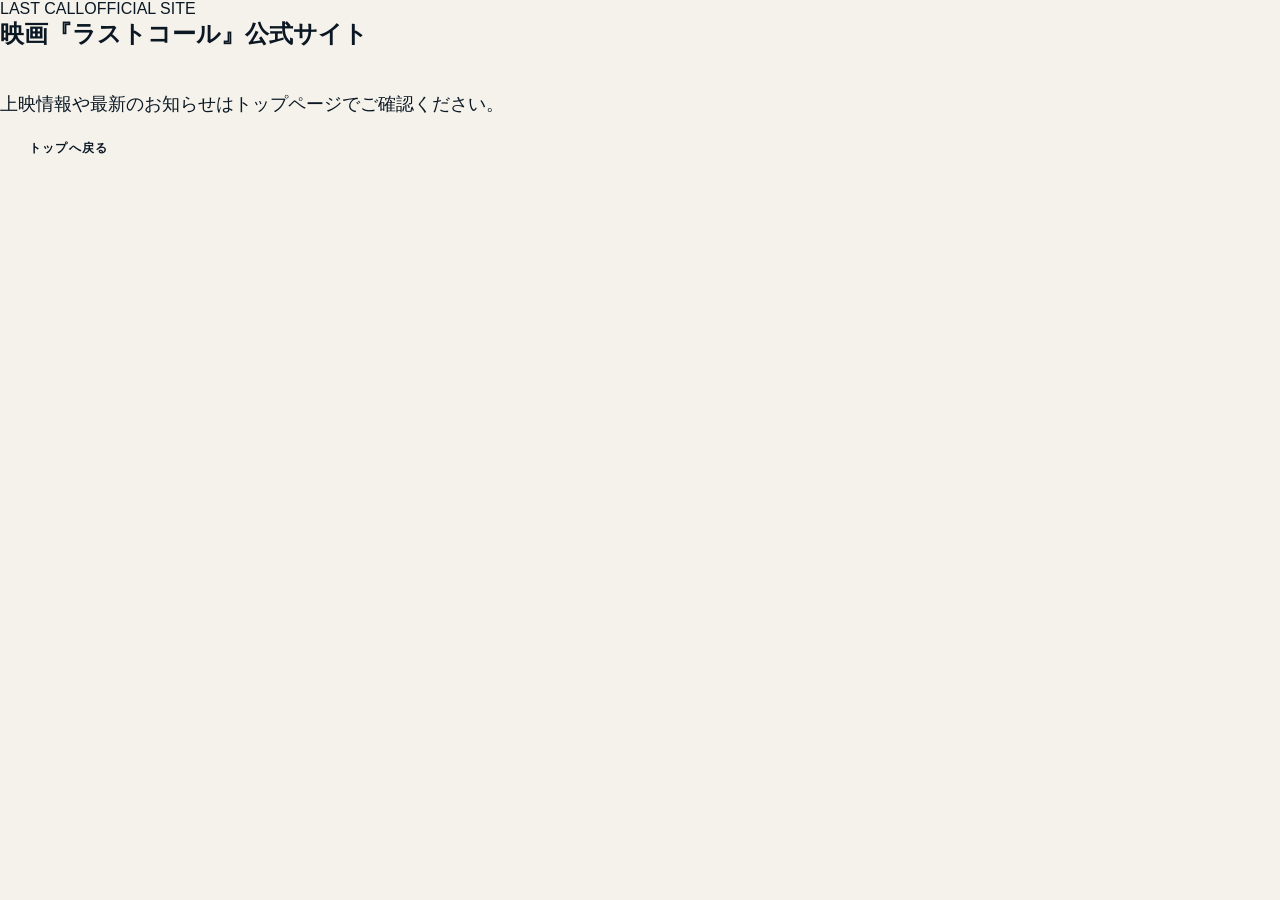
<file: thanks.html>
<!doctype html>
<html lang="ja">
  <head>
    <meta charset="utf-8" />
    <meta name="viewport" content="width=device-width, initial-scale=1" />
    <meta name="robots" content="noindex,follow" />
    <title>映画『ラストコール』公式サイト</title>
    <link rel="canonical" href="https://last-call-movie.vercel.app/" />
    <link rel="icon" href="/favicon.svg" type="image/svg+xml" />
    <link rel="stylesheet" href="/styles.css" />
  </head>
  <body>
    <main class="thanks-page">
      <section class="thanks-panel" aria-labelledby="thanks-title">
        <p class="eyebrow"><span>LAST CALL</span>OFFICIAL SITE</p>
        <h1 id="thanks-title">映画『ラストコール』公式サイト</h1>
        <p class="lead">
          上映情報や最新のお知らせはトップページでご確認ください。
        </p>
        <a class="button" href="/">トップへ戻る</a>
      </section>
    </main>
  </body>
</html>
</file>
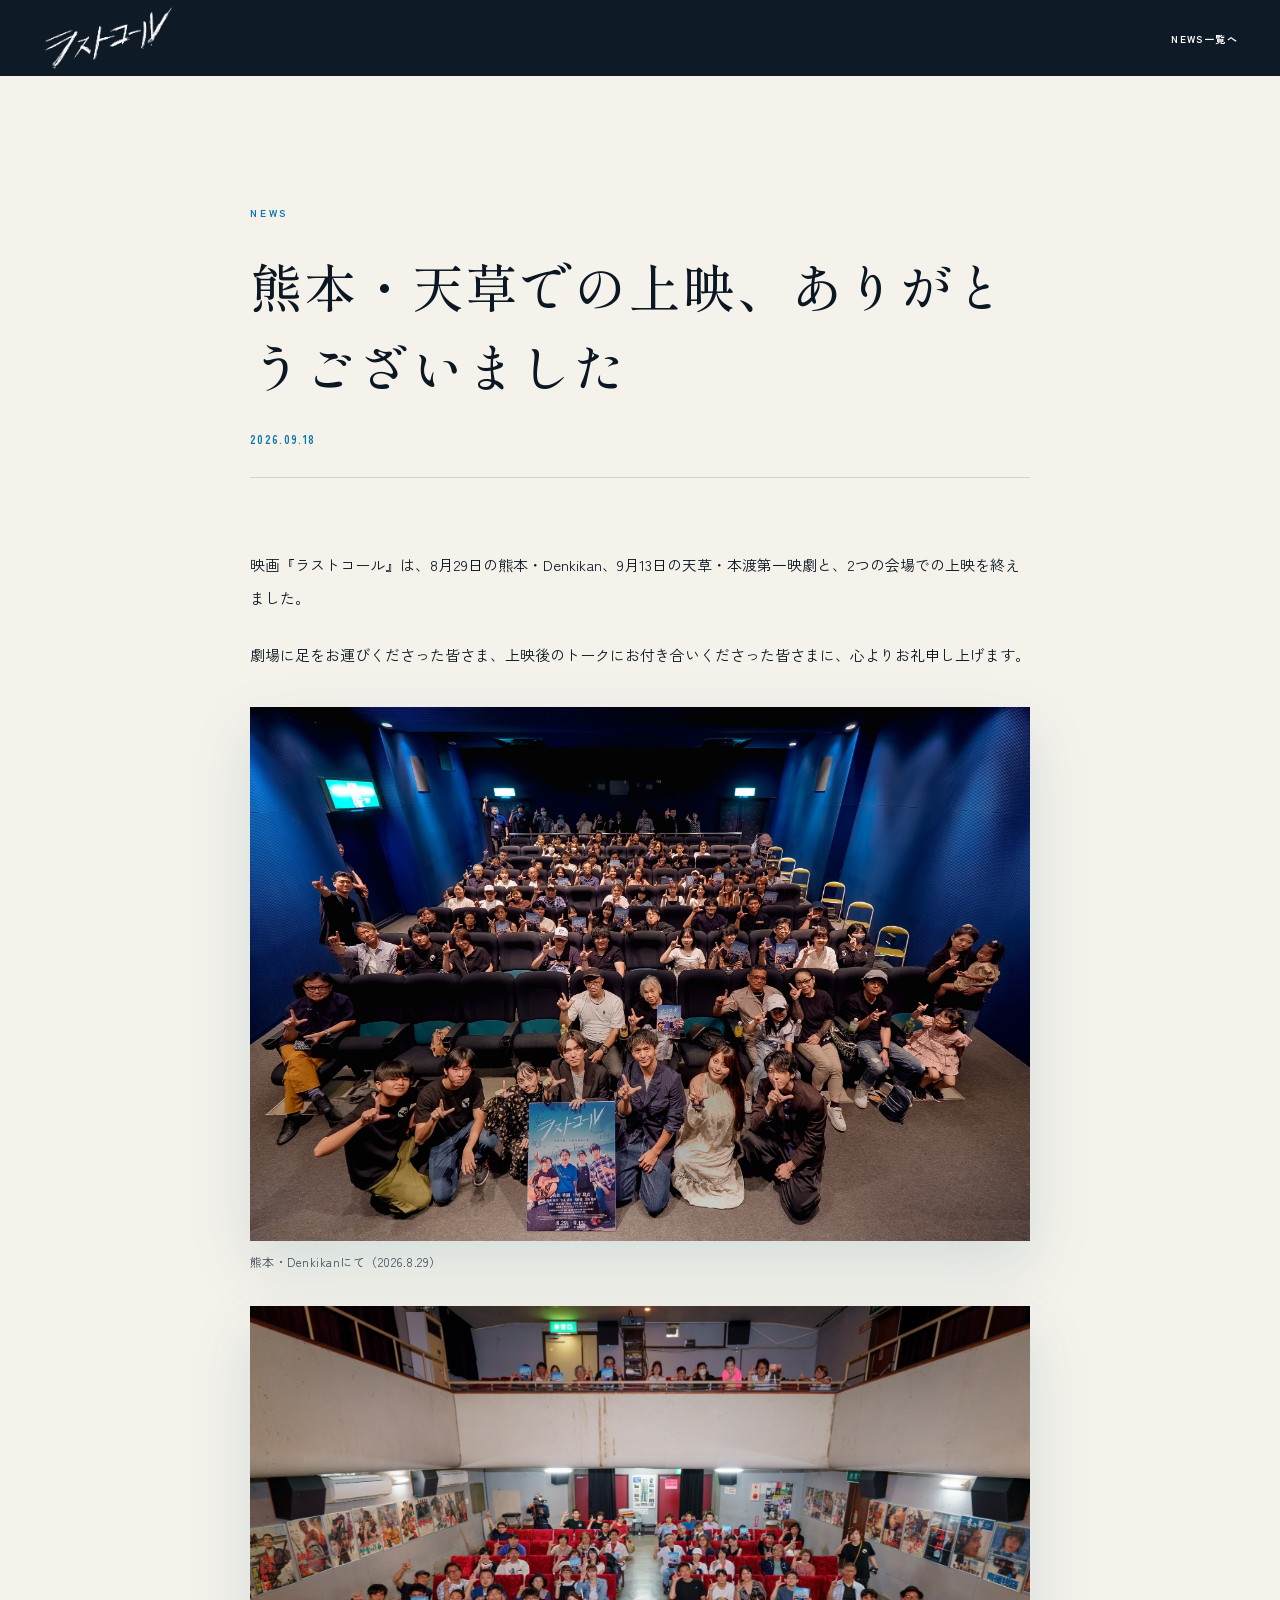
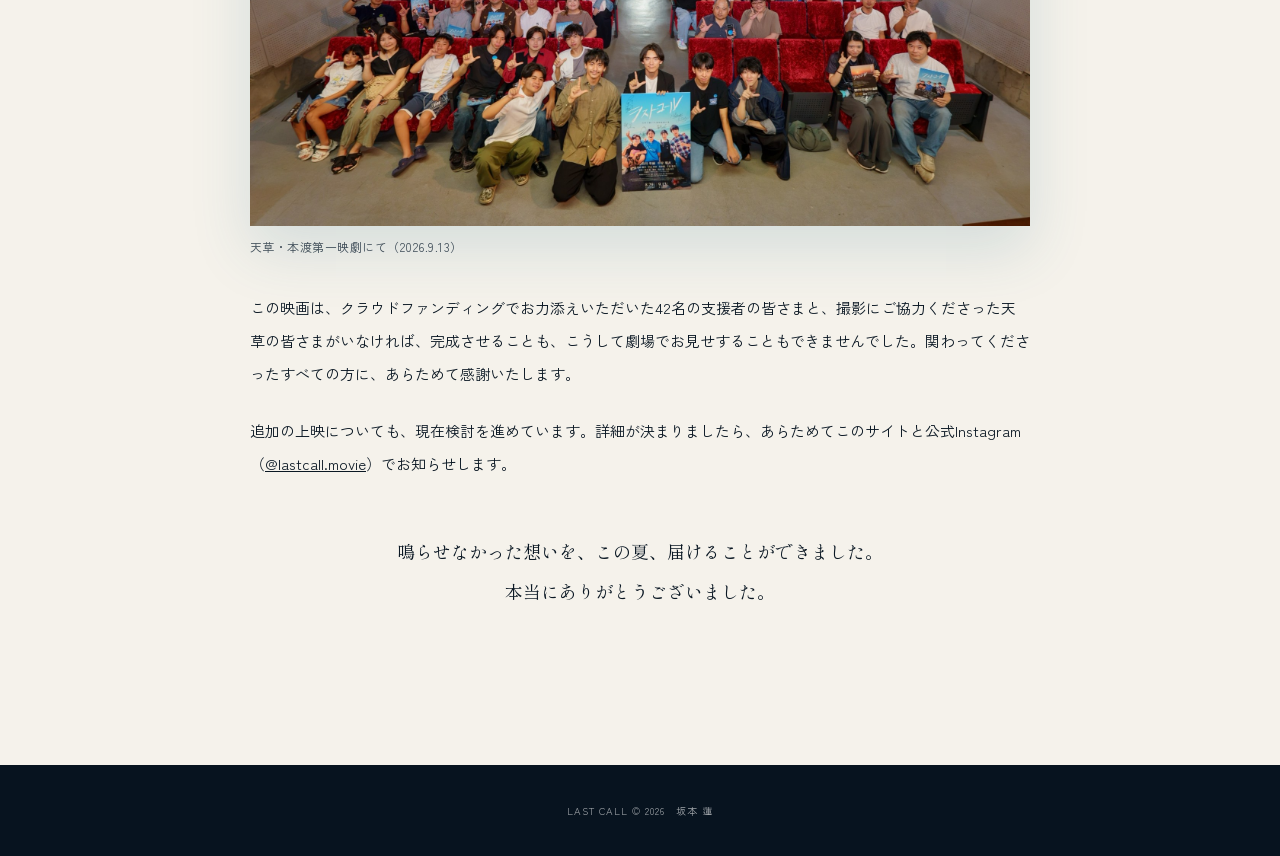
<file: news/all-screenings-completed.html>
<!doctype html>
<html lang="ja">
  <head>
    <meta charset="utf-8" />
    <meta name="viewport" content="width=device-width, initial-scale=1" />
    <meta name="theme-color" content="#07131f" />
    <meta
      name="description"
      content="映画『ラストコール』、熊本・天草での上映にご来場・ご支援いただいた皆さまへのお礼のご報告です。次の上映情報は決まり次第お知らせします。"
    />
    <title>熊本・天草での上映、ありがとうございました｜映画『ラストコール』</title>
    <link rel="canonical" href="https://last-call-movie.vercel.app/news/all-screenings-completed.html" />
    <link rel="icon" href="/favicon.svg" type="image/svg+xml" />
    <meta property="og:type" content="article" />
    <meta property="og:site_name" content="映画『ラストコール』" />
    <meta property="og:title" content="熊本・天草での上映、ありがとうございました" />
    <meta
      property="og:description"
      content="8月29日の熊本・Denkikanから9月13日の天草・本渡第一映劇まで、ご来場くださった皆さまへ、心よりお礼申し上げます。"
    />
    <meta property="og:url" content="https://last-call-movie.vercel.app/news/all-screenings-completed.html" />
    <meta property="og:image" content="https://last-call-movie.vercel.app/img/ogp.jpg" />
    <meta property="og:locale" content="ja_JP" />
    <meta name="twitter:card" content="summary_large_image" />
    <link rel="preconnect" href="https://fonts.googleapis.com" />
    <link rel="preconnect" href="https://fonts.gstatic.com" crossorigin />
    <link
      href="https://fonts.googleapis.com/css2?family=Shippori+Mincho:wght@400;500;600;700;800&family=Zen+Kaku+Gothic+New:wght@300;400;500;700;900&display=swap"
      rel="stylesheet"
    />
    <link rel="stylesheet" href="/styles.css" />
    <script src="/assets/analytics.js"></script>
  </head>
  <body class="news-article-page">
    <header class="site-header article-header">
      <a class="site-brand" href="/" aria-label="ラストコール トップへ">
        <img src="/img/last-call-logo.png" alt="ラストコール" />
      </a>
      <a class="article-back" href="/#news">NEWS一覧へ</a>
    </header>

    <main>
      <article class="news-article">
        <p class="news-article-label">News</p>
        <h1>熊本・天草での上映、ありがとうございました</h1>
        <time class="news-article-date" datetime="2026-09-18">2026.09.18</time>

        <div class="news-article-body">
          <p>映画『ラストコール』は、8月29日の熊本・Denkikan、9月13日の天草・本渡第一映劇と、2つの会場での上映を終えました。</p>
          <p>劇場に足をお運びくださった皆さま、上映後のトークにお付き合いくださった皆さまに、心よりお礼申し上げます。</p>

          <figure class="news-article-photo">
            <img src="/img/screening-kumamoto-audience.jpg" alt="熊本・Denkikanでの上映後、客席に集まったキャスト・スタッフと観客の皆さん" loading="lazy" />
            <figcaption>熊本・Denkikanにて（2026.8.29）</figcaption>
          </figure>

          <figure class="news-article-photo">
            <img src="/img/screening-amakusa-audience.jpg" alt="天草・本渡第一映劇での上映後、客席に集まったキャスト・スタッフと観客の皆さん" loading="lazy" />
            <figcaption>天草・本渡第一映劇にて（2026.9.13）</figcaption>
          </figure>

          <p>この映画は、クラウドファンディングでお力添えいただいた42名の支援者の皆さまと、撮影にご協力くださった天草の皆さまがいなければ、完成させることも、こうして劇場でお見せすることもできませんでした。関わってくださったすべての方に、あらためて感謝いたします。</p>
          <p>追加の上映についても、現在検討を進めています。詳細が決まりましたら、あらためてこのサイトと公式Instagram（<a href="https://www.instagram.com/lastcall.movie/" target="_blank" rel="noopener">@lastcall.movie</a>）でお知らせします。</p>

          <p class="news-article-closing">鳴らせなかった想いを、この夏、届けることができました。<br />本当にありがとうございました。</p>
        </div>
      </article>
    </main>

    <footer class="news-article-footer">
      <p>LAST CALL © 2026　坂本 蓮</p>
    </footer>
  </body>
</html>
</file>
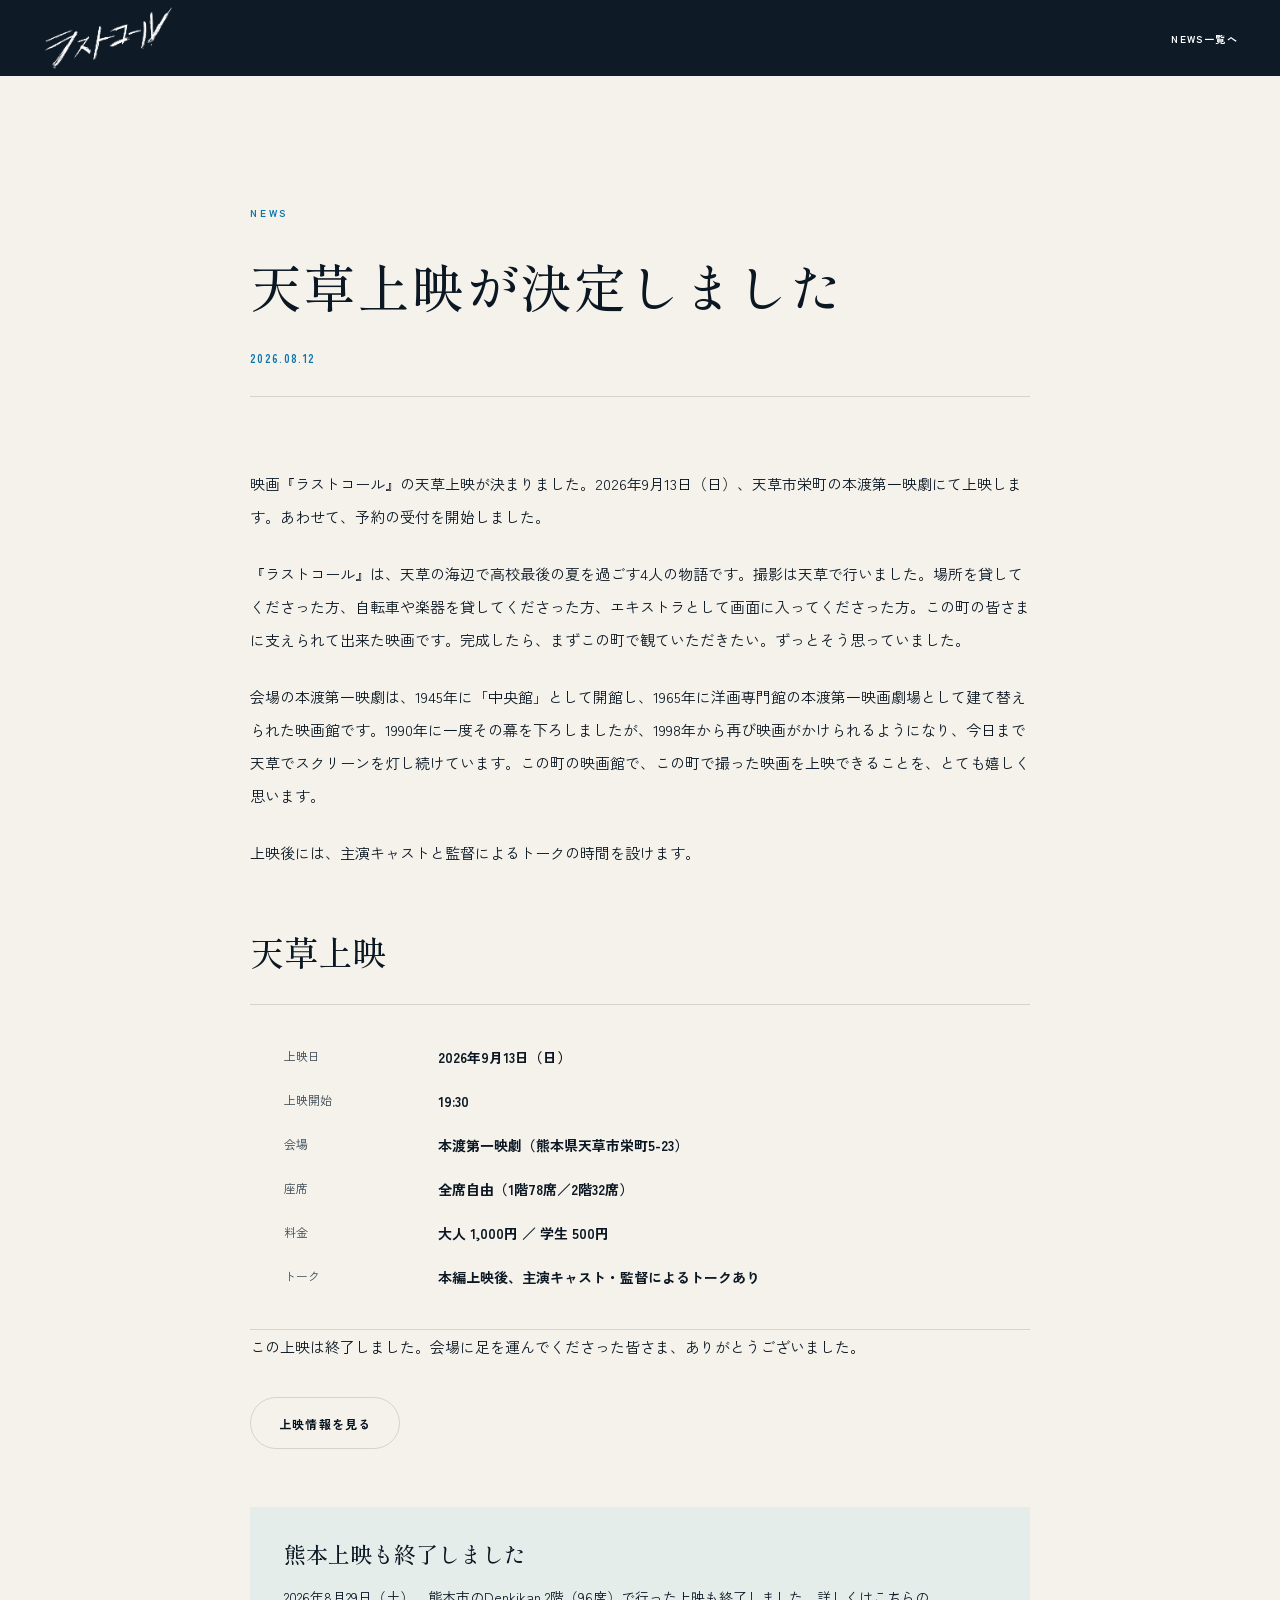
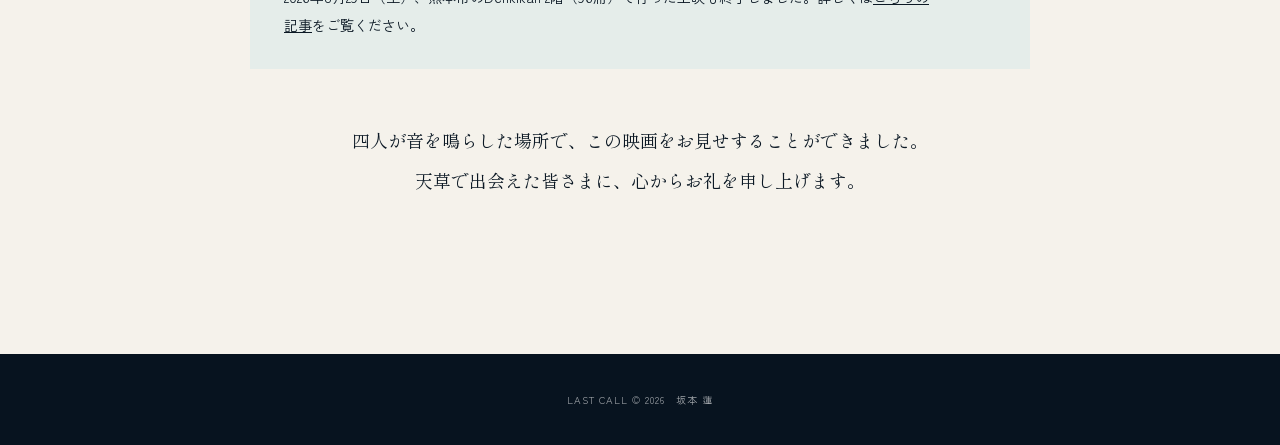
<file: news/amakusa-screening.html>
<!doctype html>
<html lang="ja">
  <head>
    <meta charset="utf-8" />
    <meta name="viewport" content="width=device-width, initial-scale=1" />
    <meta name="theme-color" content="#07131f" />
    <meta
      name="description"
      content="映画『ラストコール』天草上映（2026年9月13日）のお知らせ。上映は終了しました。ご来場いただいた皆さま、ありがとうございました。"
    />
    <title>天草上映が決定しました｜映画『ラストコール』</title>
    <link rel="canonical" href="https://last-call-movie.vercel.app/news/amakusa-screening.html" />
    <link rel="icon" href="/favicon.svg" type="image/svg+xml" />
    <meta property="og:type" content="article" />
    <meta property="og:site_name" content="映画『ラストコール』" />
    <meta property="og:title" content="天草上映が決定しました" />
    <meta
      property="og:description"
      content="2026年9月13日（日）19:30より、天草市の本渡第一映劇にて上映。撮影した町で、この映画をお見せします。"
    />
    <meta property="og:url" content="https://last-call-movie.vercel.app/news/amakusa-screening.html" />
    <meta property="og:image" content="https://last-call-movie.vercel.app/img/ogp.jpg" />
    <meta property="og:locale" content="ja_JP" />
    <meta name="twitter:card" content="summary_large_image" />
    <link rel="preconnect" href="https://fonts.googleapis.com" />
    <link rel="preconnect" href="https://fonts.gstatic.com" crossorigin />
    <link
      href="https://fonts.googleapis.com/css2?family=Shippori+Mincho:wght@400;500;600;700;800&family=Zen+Kaku+Gothic+New:wght@300;400;500;700;900&display=swap"
      rel="stylesheet"
    />
    <link rel="stylesheet" href="/styles.css" />
    <script src="/assets/analytics.js"></script>
  </head>
  <body class="news-article-page">
    <header class="site-header article-header">
      <a class="site-brand" href="/" aria-label="ラストコール トップへ">
        <img src="/img/last-call-logo.png" alt="ラストコール" />
      </a>
      <a class="article-back" href="/#news">NEWS一覧へ</a>
    </header>

    <main>
      <article class="news-article">
        <p class="news-article-label">News</p>
        <h1>天草上映が決定しました</h1>
        <time class="news-article-date" datetime="2026-08-12">2026.08.12</time>

        <div class="news-article-body">
          <p>映画『ラストコール』の天草上映が決まりました。2026年9月13日（日）、天草市栄町の本渡第一映劇にて上映します。あわせて、予約の受付を開始しました。</p>
          <p>『ラストコール』は、天草の海辺で高校最後の夏を過ごす4人の物語です。撮影は天草で行いました。場所を貸してくださった方、自転車や楽器を貸してくださった方、エキストラとして画面に入ってくださった方。この町の皆さまに支えられて出来た映画です。完成したら、まずこの町で観ていただきたい。ずっとそう思っていました。</p>
          <p>会場の本渡第一映劇は、1945年に「中央館」として開館し、1965年に洋画専門館の本渡第一映画劇場として建て替えられた映画館です。1990年に一度その幕を下ろしましたが、1998年から再び映画がかけられるようになり、今日まで天草でスクリーンを灯し続けています。この町の映画館で、この町で撮った映画を上映できることを、とても嬉しく思います。</p>
          <p>上映後には、主演キャストと監督によるトークの時間を設けます。</p>

          <h2>天草上映</h2>
          <div class="news-screening-info">
            <dl>
              <div><dt>上映日</dt><dd>2026年9月13日（日）</dd></div>
              <div><dt>上映開始</dt><dd>19:30</dd></div>
              <div><dt>会場</dt><dd>本渡第一映劇（熊本県天草市栄町5-23）</dd></div>
              <div><dt>座席</dt><dd>全席自由（1階78席／2階32席）</dd></div>
              <div><dt>料金</dt><dd>大人 1,000円 ／ 学生 500円</dd></div>
              <div><dt>トーク</dt><dd>本編上映後、主演キャスト・監督によるトークあり</dd></div>
            </dl>
          </div>

          <p>この上映は終了しました。会場に足を運んでくださった皆さま、ありがとうございました。</p>
          <div class="news-article-actions">
            <a class="button button-outline button-dark" href="/#screening">上映情報を見る</a>
          </div>

          <aside class="news-article-note">
            <h2>熊本上映も終了しました</h2>
            <p>2026年8月29日（土）、熊本市のDenkikan 2階（96席）で行った上映も終了しました。詳しくは<a href="/news/official-site-and-kumamoto-reservation.html">こちらの記事</a>をご覧ください。</p>
          </aside>

          <p class="news-article-closing">四人が音を鳴らした場所で、この映画をお見せすることができました。<br />天草で出会えた皆さまに、心からお礼を申し上げます。</p>
        </div>
      </article>
    </main>

    <footer class="news-article-footer">
      <p>LAST CALL © 2026　坂本 蓮</p>
    </footer>
  </body>
</html>
</file>
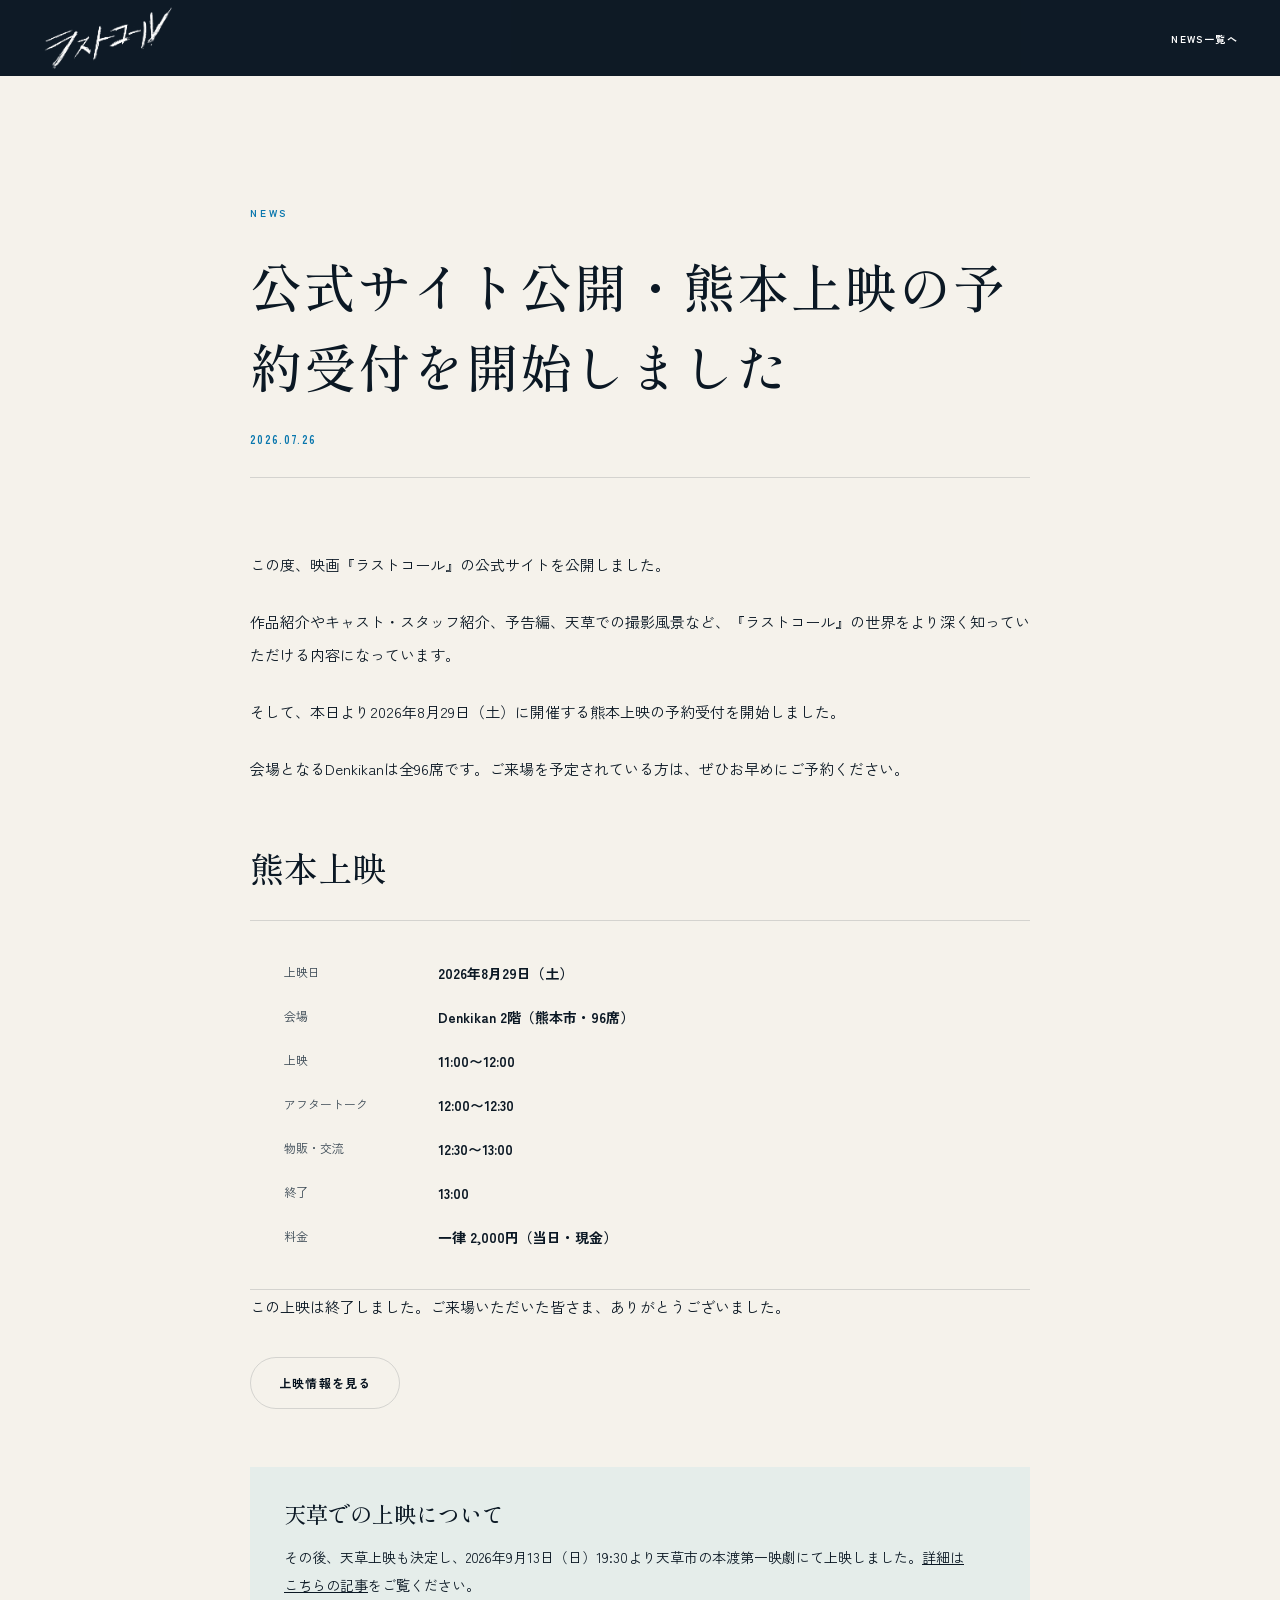
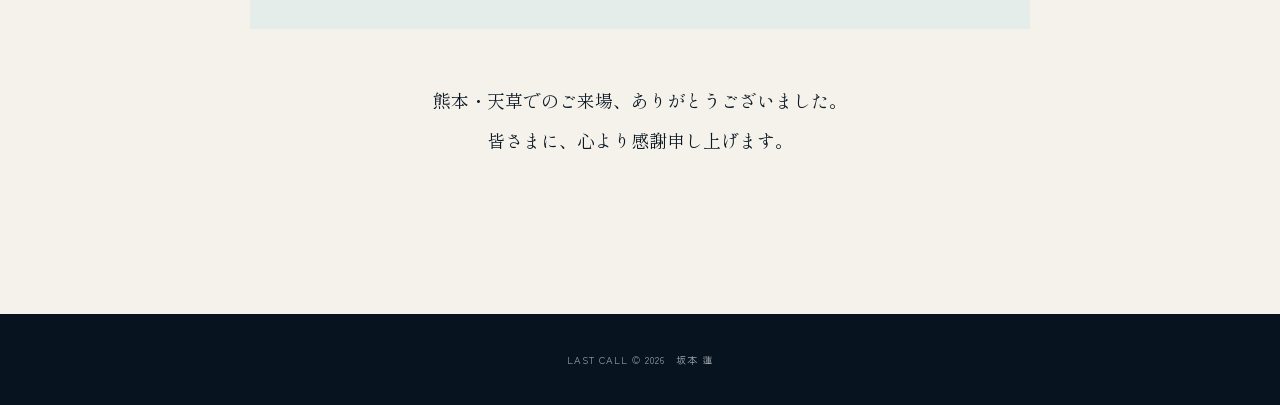
<file: news/official-site-and-kumamoto-reservation.html>
<!doctype html>
<html lang="ja">
  <head>
    <meta charset="utf-8" />
    <meta name="viewport" content="width=device-width, initial-scale=1" />
    <meta name="theme-color" content="#07131f" />
    <meta
      name="description"
      content="映画『ラストコール』公式サイト公開と、2026年8月29日（土）熊本・Denkikan上映の予約受付開始のお知らせ。"
    />
    <title>公式サイト公開・熊本上映の予約受付を開始しました｜映画『ラストコール』</title>
    <link rel="canonical" href="https://last-call-movie.vercel.app/news/official-site-and-kumamoto-reservation.html" />
    <link rel="icon" href="/favicon.svg" type="image/svg+xml" />
    <meta property="og:type" content="article" />
    <meta property="og:site_name" content="映画『ラストコール』" />
    <meta property="og:title" content="公式サイト公開・熊本上映の予約受付を開始しました" />
    <meta
      property="og:description"
      content="2026年8月29日（土）熊本・Denkikan上映の予約受付を開始しました。会場は全96席です。"
    />
    <meta property="og:url" content="https://last-call-movie.vercel.app/news/official-site-and-kumamoto-reservation.html" />
    <meta property="og:image" content="https://last-call-movie.vercel.app/img/ogp.jpg" />
    <meta property="og:locale" content="ja_JP" />
    <meta name="twitter:card" content="summary_large_image" />
    <link rel="preconnect" href="https://fonts.googleapis.com" />
    <link rel="preconnect" href="https://fonts.gstatic.com" crossorigin />
    <link
      href="https://fonts.googleapis.com/css2?family=Shippori+Mincho:wght@400;500;600;700;800&family=Zen+Kaku+Gothic+New:wght@300;400;500;700;900&display=swap"
      rel="stylesheet"
    />
    <link rel="stylesheet" href="/styles.css" />
    <script src="/assets/analytics.js"></script>
  </head>
  <body class="news-article-page">
    <header class="site-header article-header">
      <a class="site-brand" href="/" aria-label="ラストコール トップへ">
        <img src="/img/last-call-logo.png" alt="ラストコール" />
      </a>
      <a class="article-back" href="/#news">NEWS一覧へ</a>
    </header>

    <main>
      <article class="news-article">
        <p class="news-article-label">News</p>
        <h1>公式サイト公開・熊本上映の予約受付を開始しました</h1>
        <time class="news-article-date" datetime="2026-07-26">2026.07.26</time>

        <div class="news-article-body">
          <p>この度、映画『ラストコール』の公式サイトを公開しました。</p>
          <p>作品紹介やキャスト・スタッフ紹介、予告編、天草での撮影風景など、『ラストコール』の世界をより深く知っていただける内容になっています。</p>
          <p>そして、本日より2026年8月29日（土）に開催する熊本上映の予約受付を開始しました。</p>
          <p>会場となるDenkikanは全96席です。ご来場を予定されている方は、ぜひお早めにご予約ください。</p>

          <h2>熊本上映</h2>
          <div class="news-screening-info">
            <dl>
              <div><dt>上映日</dt><dd>2026年8月29日（土）</dd></div>
              <div><dt>会場</dt><dd>Denkikan 2階（熊本市・96席）</dd></div>
              <div><dt>上映</dt><dd>11:00〜12:00</dd></div>
              <div><dt>アフタートーク</dt><dd>12:00〜12:30</dd></div>
              <div><dt>物販・交流</dt><dd>12:30〜13:00</dd></div>
              <div><dt>終了</dt><dd>13:00</dd></div>
              <div><dt>料金</dt><dd>一律 2,000円（当日・現金）</dd></div>
            </dl>
          </div>

          <p>この上映は終了しました。ご来場いただいた皆さま、ありがとうございました。</p>
          <div class="news-article-actions">
            <a class="button button-outline button-dark" href="/#screening">上映情報を見る</a>
          </div>

          <aside class="news-article-note">
            <h2>天草での上映について</h2>
            <p>その後、天草上映も決定し、2026年9月13日（日）19:30より天草市の本渡第一映劇にて上映しました。<a href="/news/amakusa-screening.html">詳細はこちらの記事</a>をご覧ください。</p>
          </aside>

          <p class="news-article-closing">熊本・天草でのご来場、ありがとうございました。<br />皆さまに、心より感謝申し上げます。</p>
        </div>
      </article>
    </main>

    <footer class="news-article-footer">
      <p>LAST CALL © 2026　坂本 蓮</p>
    </footer>
  </body>
</html>
</file>
<file: styles.css>
:root {
  color-scheme: light;
  --paper: #f5f2eb;
  --paper-bright: #fbfaf6;
  --ink: #0b1824;
  --ink-soft: #3d4b56;
  --navy: #07131f;
  --navy-2: #0d2436;
  --blue: #18a8df;
  --blue-deep: #0876ad;
  --sand: #d8c6a2;
  --line: rgba(11, 24, 36, 0.14);
  --white-line: rgba(255, 255, 255, 0.16);
  --content: min(1180px, calc(100% - 96px));
  --serif: "Shippori Mincho", serif;
  --sans: "Zen Kaku Gothic New", sans-serif;
}

*,
*::before,
*::after {
  box-sizing: border-box;
}

html {
  scroll-behavior: smooth;
  scroll-padding-top: 84px;
  background: var(--paper);
}

body {
  margin: 0;
  overflow-x: hidden;
  background: var(--paper);
  color: var(--ink);
  font-family: var(--sans);
  -webkit-font-smoothing: antialiased;
}

body.modal-open {
  overflow: hidden;
}

button,
a {
  -webkit-tap-highlight-color: transparent;
}

/* 日本語の折り返しを自然にする。
   auto-phrase = 文節で改行する／pretty = 最終行に1〜2文字だけ残さない */
p,
h1,
h2,
h3,
dd,
figcaption,
.lead,
.display-title,
.cast-card p,
.venue-access-note {
  word-break: auto-phrase;
  text-wrap: pretty;
}

button,
input,
textarea,
select {
  font: inherit;
}

img {
  display: block;
  max-width: 100%;
}

a {
  color: inherit;
}

figure,
h1,
h2,
h3,
p,
dl,
dd {
  margin: 0;
}

.sr-only {
  position: absolute;
  width: 1px;
  height: 1px;
  padding: 0;
  margin: -1px;
  overflow: hidden;
  clip: rect(0, 0, 0, 0);
  white-space: nowrap;
  border: 0;
}

.progress {
  position: fixed;
  inset: 0 auto auto 0;
  z-index: 200;
  width: 0;
  height: 3px;
  background: linear-gradient(90deg, var(--blue), #8ce6ff);
  box-shadow: 0 0 12px rgba(24, 168, 223, 0.6);
}

.site-header {
  position: fixed;
  inset: 0 0 auto;
  z-index: 100;
  display: flex;
  align-items: center;
  justify-content: space-between;
  min-height: 76px;
  padding: 0 42px;
  color: #fff;
  transition: background 0.35s ease, min-height 0.35s ease, box-shadow 0.35s ease;
}

.site-header.scrolled,
.site-header.open {
  min-height: 68px;
  background: rgba(7, 19, 31, 0.94);
  box-shadow: 0 10px 32px rgba(0, 0, 0, 0.18);
  backdrop-filter: blur(16px);
}

.site-brand {
  position: relative;
  z-index: 2;
  display: block;
  width: 132px;
}

.site-brand img {
  width: 100%;
  filter: brightness(0) invert(1);
}

.site-nav {
  display: flex;
  align-items: center;
  gap: 30px;
}

.site-nav a {
  position: relative;
  color: #fff;
  font-size: 11px;
  font-weight: 700;
  letter-spacing: 0.15em;
  text-decoration: none;
  text-transform: uppercase;
}

.site-nav a:not(.nav-ticket)::after {
  content: "";
  position: absolute;
  right: 0;
  bottom: -8px;
  left: 0;
  height: 1px;
  background: var(--blue);
  transform: scaleX(0);
  transform-origin: right;
  transition: transform 0.25s ease;
}

.site-nav a:hover::after {
  transform: scaleX(1);
  transform-origin: left;
}

.nav-ticket {
  display: inline-flex;
  align-items: center;
  min-height: 40px;
  padding: 0 20px;
  border: 1px solid rgba(255, 255, 255, 0.55);
  border-radius: 999px;
  transition: background 0.25s ease, border-color 0.25s ease;
}

.nav-ticket:hover {
  border-color: var(--blue);
  background: var(--blue);
}

.menu-button {
  display: none;
  border: 0;
  background: transparent;
  color: #fff;
}

.hero {
  position: relative;
  display: flex;
  align-items: flex-end;
  min-height: 100svh;
  overflow: hidden;
  color: #fff;
  background: var(--navy);
}

.hero-photo,
.hero-shade {
  position: absolute;
  inset: 0;
}

.hero-photo {
  background: url("/img/hero-desktop.jpg") center 50% / cover no-repeat;
  animation: hero-enter 1.6s cubic-bezier(0.22, 1, 0.36, 1) both;
}

@keyframes hero-enter {
  from { opacity: 0.45; transform: scale(1.045); }
  to { opacity: 1; transform: scale(1); }
}

.hero-shade {
  background:
    linear-gradient(90deg, rgba(4, 14, 24, 0.84) 0%, rgba(4, 14, 24, 0.38) 42%, rgba(4, 14, 24, 0.06) 72%),
    linear-gradient(0deg, rgba(4, 14, 24, 0.76) 0%, transparent 43%, rgba(4, 14, 24, 0.22) 100%);
}

.hero-content {
  position: relative;
  z-index: 2;
  width: min(720px, calc(100% - 96px));
  margin: 0 0 clamp(72px, 10vh, 112px) max(48px, calc((100vw - 1180px) / 2));
}

.hero-kicker {
  margin-bottom: 22px;
  color: rgba(255, 255, 255, 0.72);
  font-size: 10px;
  font-weight: 700;
  letter-spacing: 0.32em;
}

.hero-title-logo {
  width: clamp(310px, 38vw, 560px);
  filter: brightness(0) invert(1) drop-shadow(0 8px 24px rgba(0, 0, 0, 0.25));
}

.hero h1 {
  margin-top: 22px;
  font-family: var(--serif);
  font-size: clamp(20px, 2.1vw, 30px);
  font-weight: 500;
  letter-spacing: 0.08em;
  line-height: 1.85;
  text-shadow: 0 4px 18px rgba(0, 0, 0, 0.45);
}

.hero-copy-line {
  display: block;
  white-space: nowrap;
}

.hero-release {
  display: flex;
  flex-direction: column;
  align-items: flex-start;
  gap: 6px;
  margin-top: 28px;
}

.hero-release p:first-child {
  display: flex;
  align-items: baseline;
  gap: 9px;
}

.hero-release strong {
  font-family: var(--serif);
  font-size: clamp(27px, 3.2vw, 44px);
  font-weight: 600;
  letter-spacing: 0.02em;
}

.hero-release span,
.hero-release p:last-child {
  padding-bottom: 6px;
  font-size: 12px;
  font-weight: 700;
  letter-spacing: 0.14em;
}

.hero-actions {
  display: flex;
  align-items: center;
  gap: 28px;
  margin-top: 28px;
}

.button {
  display: inline-flex;
  align-items: center;
  justify-content: center;
  min-height: 52px;
  padding: 0 28px;
  border: 1px solid transparent;
  border-radius: 999px;
  cursor: pointer;
  font-size: 12px;
  font-weight: 700;
  letter-spacing: 0.1em;
  text-decoration: none;
  transition: transform 0.2s ease, background 0.2s ease, color 0.2s ease;
}

.button:hover {
  transform: translateY(-2px);
}

.button-primary {
  background: var(--blue);
  color: #fff;
}

.button-primary:hover {
  background: #25b9ef;
}

.button-outline {
  border-color: rgba(255, 255, 255, 0.45);
  color: #fff;
}

.button-light {
  background: #fff;
  color: var(--navy);
}

.text-button {
  display: inline-flex;
  align-items: center;
  gap: 11px;
  padding: 0;
  border: 0;
  background: transparent;
  color: #fff;
  cursor: pointer;
  font-size: 12px;
  font-weight: 700;
  letter-spacing: 0.1em;
  text-decoration: none;
}

.play-icon {
  display: grid;
  width: 42px;
  height: 42px;
  place-items: center;
  border: 1px solid rgba(255, 255, 255, 0.65);
  border-radius: 50%;
  font-size: 10px;
}

.countdown {
  position: absolute;
  right: max(48px, calc((100vw - 1180px) / 2));
  bottom: clamp(76px, 10vh, 116px);
  z-index: 2;
  display: grid;
  grid-template-columns: auto auto;
  grid-template-rows: auto auto;
  column-gap: 12px;
  align-items: end;
  padding-left: 22px;
  border-left: 1px solid rgba(255, 255, 255, 0.42);
}

.countdown > span {
  grid-column: 1;
  grid-row: 1;
  padding-bottom: 6px;
  font-size: 11px;
  font-weight: 700;
  letter-spacing: 0.12em;
}

.countdown strong {
  grid-column: 2;
  grid-row: 1 / 3;
  font-family: var(--serif);
  font-size: clamp(58px, 7vw, 92px);
  font-weight: 500;
  line-height: 0.85;
}

.countdown small {
  grid-column: 1;
  grid-row: 2;
  color: rgba(255, 255, 255, 0.66);
  font-size: 9px;
  letter-spacing: 0.18em;
}

.scroll-cue {
  position: absolute;
  right: 30px;
  bottom: 26px;
  z-index: 2;
  display: flex;
  flex-direction: column;
  align-items: center;
  gap: 10px;
  color: #fff;
  font-size: 8px;
  letter-spacing: 0.24em;
  text-decoration: none;
}

.scroll-cue i {
  width: 1px;
  height: 38px;
  overflow: hidden;
  background: rgba(255, 255, 255, 0.28);
}

.scroll-cue i::after {
  content: "";
  display: block;
  width: 1px;
  height: 18px;
  background: #fff;
  animation: scroll-line 1.8s ease-in-out infinite;
}

@keyframes scroll-line {
  from { transform: translateY(-20px); }
  to { transform: translateY(40px); }
}

.section {
  width: var(--content);
  margin: 0 auto;
  padding: clamp(92px, 10vw, 150px) 0;
}

.section-label {
  display: flex;
  align-items: center;
  gap: 14px;
  margin-bottom: 42px;
  color: var(--blue-deep);
}

.section-label span {
  font-family: var(--serif);
  font-size: 12px;
}

.section-label span::after {
  content: "";
  display: inline-block;
  width: 34px;
  height: 1px;
  margin: 0 0 3px 14px;
  background: currentColor;
}

.section-label p {
  font-size: 10px;
  font-weight: 700;
  letter-spacing: 0.26em;
  text-transform: uppercase;
}

/* 語句の途中で折り返さず、まとまりごとに改行させるための単位 */
.wrap-unit {
  display: inline-block;
}

/* カラム幅は1180pxで頭打ちになるため、上限を54pxに抑えて<br />の改行位置を保つ */
.display-title {
  font-family: var(--serif);
  font-size: clamp(34px, 4.25vw, 54px);
  font-weight: 500;
  letter-spacing: 0.035em;
  line-height: 1.55;
}

.intro-grid {
  display: grid;
  grid-template-columns: minmax(0, 1.2fr) minmax(320px, 0.8fr);
  gap: clamp(60px, 9vw, 130px);
  align-items: end;
}

.intro-copy,
.story-copy,
.director-message {
  color: var(--ink-soft);
  font-size: 15px;
  line-height: 2.15;
}

.intro-copy p + p,
.story-copy p + p,
.director-message p + p {
  margin-top: 20px;
}

.feature {
  display: grid;
  grid-template-columns: minmax(0, 1.55fr) minmax(340px, 0.65fr);
  gap: 0;
  width: min(1320px, calc(100% - 48px));
  padding-top: 0;
}

.trailer-feature {
  position: relative;
  min-height: 0;
  aspect-ratio: 16 / 9;
  overflow: hidden;
  background: #0b1721;
  box-shadow: 0 24px 70px rgba(7, 19, 31, 0.18);
}

.trailer-feature iframe {
  display: block;
  width: 100%;
  height: 100%;
  border: 0;
}

.screening-summary {
  display: flex;
  flex-direction: column;
  justify-content: center;
  padding: clamp(38px, 5vw, 72px);
  background: var(--navy);
  color: #fff;
}

.summary-kicker {
  color: var(--blue);
  font-size: 9px;
  font-weight: 700;
  letter-spacing: 0.24em;
}

.screening-summary h2 {
  margin-top: 14px;
  font-family: var(--serif);
  font-size: 22px;
  font-weight: 500;
}

.summary-date {
  margin-top: 20px;
  font-family: var(--serif);
  font-size: clamp(34px, 3.6vw, 50px);
  white-space: nowrap;
}

.summary-date small {
  font-family: var(--sans);
  font-size: 10px;
  letter-spacing: 0.14em;
}

.screening-summary dl {
  margin-top: 28px;
  border-top: 1px solid var(--white-line);
}

.screening-summary dl div {
  display: grid;
  grid-template-columns: 74px 1fr;
  gap: 16px;
  padding: 12px 0;
  border-bottom: 1px solid var(--white-line);
  font-size: 12px;
}

.screening-summary dt {
  color: rgba(255, 255, 255, 0.52);
}

.arrow-link {
  display: flex;
  justify-content: space-between;
  margin-top: 28px;
  padding-bottom: 10px;
  border-bottom: 1px solid rgba(255, 255, 255, 0.45);
  font-size: 11px;
  font-weight: 700;
  letter-spacing: 0.1em;
  text-decoration: none;
}

.story {
  width: 100%;
  min-height: clamp(680px, 66vw, 860px);
  padding-right: max(48px, calc((100vw - 1180px) / 2));
  padding-left: max(48px, calc((100vw - 1180px) / 2));
  color: #fff;
  background:
    linear-gradient(90deg, rgba(4, 15, 27, 0.82) 0%, rgba(4, 15, 27, 0.58) 54%, rgba(4, 15, 27, 0.3) 100%),
    linear-gradient(0deg, rgba(4, 15, 27, 0.42), rgba(4, 15, 27, 0.06)),
    url("/img/memory-pair-2.jpg") center 52% / cover no-repeat;
}

.story-grid {
  display: grid;
  grid-template-columns: minmax(0, 1.1fr) minmax(330px, 0.7fr);
  gap: clamp(60px, 10vw, 150px);
}

.story .section-label {
  color: rgba(255, 255, 255, 0.76);
}

.lead {
  margin-top: 36px;
  font-family: var(--serif);
  font-size: 18px;
  line-height: 2;
}

.story .lead {
  color: rgba(255, 255, 255, 0.9);
}

.story-copy {
  padding-top: 18px;
}

.story .story-copy {
  color: rgba(255, 255, 255, 0.82);
}

.director-grid {
  display: grid;
  grid-template-columns: minmax(0, 0.9fr) minmax(360px, 0.7fr);
  gap: clamp(60px, 11vw, 170px);
  align-items: start;
}

.director-name {
  padding: 32px 0 32px 32px;
  border-left: 2px solid var(--blue);
}

.director-photo {
  margin-top: 36px;
  margin-left: 34px;
  overflow: hidden;
  aspect-ratio: 3 / 2;
  box-shadow: 0 24px 56px rgba(43, 112, 139, 0.16);
}

.director-photo img {
  width: 100%;
  height: 100%;
  object-fit: cover;
  object-position: center 32%;
}

.director-name small {
  color: var(--blue-deep);
  font-size: 9px;
  font-weight: 700;
  letter-spacing: 0.2em;
}

.director-name h2 {
  margin-top: 12px;
  font-family: var(--serif);
  font-size: clamp(48px, 6vw, 78px);
  font-weight: 500;
  letter-spacing: 0.12em;
}

.director-message h3 {
  margin-bottom: 26px;
  color: var(--ink);
  font-family: var(--serif);
  font-size: 20px;
  font-weight: 500;
}

.director-lines {
  color: var(--ink);
}

.director-sign {
  margin-top: 32px;
  color: var(--ink);
  font-family: var(--serif);
  font-size: 16px;
  letter-spacing: 0.08em;
  text-align: right;
}

.section-dark {
  position: relative;
  width: 100%;
  padding-right: max(48px, calc((100vw - 1180px) / 2));
  padding-left: max(48px, calc((100vw - 1180px) / 2));
  background: var(--navy);
  color: #fff;
}

.section-dark .section-label {
  color: var(--blue);
}

.cast {
  width: 100%;
  padding-right: max(48px, calc((100vw - 1180px) / 2));
  padding-left: max(48px, calc((100vw - 1180px) / 2));
  background:
    radial-gradient(circle at 82% 8%, rgba(255, 255, 255, 0.96), transparent 32%),
    linear-gradient(145deg, #e7f7fc 0%, #f7fbfc 52%, #dff2f8 100%);
}

.cast .section-label {
  color: var(--blue-deep);
}

.cast-grid {
  display: grid;
  grid-template-columns: repeat(3, minmax(0, 1fr));
  gap: 58px 28px;
  margin-top: 68px;
}

.cast-card {
  position: relative;
}

.cast-photo {
  position: relative;
  aspect-ratio: 3 / 4;
  overflow: hidden;
  background: #d8edf4 center / cover no-repeat;
  box-shadow: 0 20px 50px rgba(43, 112, 139, 0.12);
}

.cast-photo::after {
  content: "";
  position: absolute;
  inset: auto 0 0;
  height: 24%;
  background: linear-gradient(transparent, rgba(16, 83, 109, 0.08));
}

.cast-role {
  display: block;
  margin-top: 18px;
  color: var(--blue-deep);
  font-size: 9px;
  font-weight: 700;
  letter-spacing: 0.18em;
}

.cast-card h3 {
  display: flex;
  align-items: baseline;
  gap: 14px;
  margin-top: 8px;
  font-family: var(--serif);
  font-size: 25px;
  font-weight: 500;
}

.cast-card h3 small {
  color: rgba(11, 24, 36, 0.5);
  font-family: var(--sans);
  font-size: 11px;
  font-weight: 500;
}

.cast-card p {
  margin-top: 12px;
  color: rgba(11, 24, 36, 0.62);
  font-size: 12px;
  line-height: 1.9;
}

.motion-strip {
  position: relative;
  overflow: hidden;
  margin-top: clamp(-72px, -5vw, -40px);
  padding-bottom: clamp(68px, 7vw, 96px);
  background: var(--paper);
}

.motion-strip-heading {
  display: flex;
  align-items: center;
  gap: 16px;
  width: var(--content);
  margin: 0 auto 16px;
  color: var(--blue-deep);
}

.motion-strip-heading::after {
  content: "";
  height: 1px;
  flex: 1;
  background: var(--line);
}

.motion-strip-heading span,
.motion-strip-heading p {
  font-size: 8px;
  font-weight: 700;
  letter-spacing: 0.22em;
}

.motion-strip-heading p {
  color: rgba(11, 24, 36, 0.46);
}

.motion-strip-viewport {
  overflow: hidden;
  -webkit-mask-image: linear-gradient(90deg, transparent, #000 3%, #000 97%, transparent);
  mask-image: linear-gradient(90deg, transparent, #000 3%, #000 97%, transparent);
}

.motion-strip-track {
  --reel-gap: 8px;
  display: flex;
  gap: var(--reel-gap);
  width: max-content;
  animation: motion-strip-scroll 92s linear infinite;
  will-change: transform;
}

.motion-strip-viewport:hover .motion-strip-track {
  animation-play-state: paused;
}

.motion-strip-set {
  display: flex;
  gap: var(--reel-gap);
}

.motion-strip-set figure {
  position: relative;
  width: clamp(190px, 18vw, 270px);
  height: clamp(126px, 12vw, 180px);
  flex: none;
  overflow: hidden;
  background: #d8e9ef;
}

.motion-strip-set figure:nth-child(4n + 2) {
  width: clamp(160px, 15vw, 225px);
}

.motion-strip-set img {
  width: 100%;
  height: 100%;
  object-fit: cover;
  filter: saturate(0.92) contrast(1.01);
  transition: filter 0.35s ease, transform 0.45s ease;
}

.motion-strip-set figure:hover img {
  filter: saturate(1.06) contrast(1);
  transform: scale(1.025);
}

.motion-strip-set figure > span {
  position: absolute;
  right: 8px;
  bottom: 7px;
  display: grid;
  min-width: 25px;
  height: 20px;
  padding: 0 6px;
  place-items: center;
  background: rgba(5, 16, 26, 0.68);
  color: rgba(255, 255, 255, 0.86);
  font-family: var(--serif);
  font-size: 8px;
  letter-spacing: 0.08em;
}

@keyframes motion-strip-scroll {
  to {
    transform: translateX(calc(-50% - (var(--reel-gap) / 2)));
  }
}

/* キャストのInstagramリンク */
.cast-insta {
  display: inline-flex;
  align-items: center;
  gap: 6px;
  margin-top: 12px;
  padding: 6px 14px;
  border: 1px solid var(--line);
  border-radius: 999px;
  color: var(--blue-deep);
  font-size: 10px;
  font-weight: 700;
  letter-spacing: 0.1em;
  text-decoration: none;
  transition: background 0.2s ease, border-color 0.2s ease;
}

.cast-insta::before {
  content: "";
  width: 12px;
  height: 12px;
  flex: none;
  border: 1.4px solid currentColor;
  border-radius: 4px;
  background:
    radial-gradient(circle at 50% 50%, currentColor 0 1.6px, transparent 1.9px),
    radial-gradient(circle at 76% 24%, currentColor 0 0.9px, transparent 1.2px);
}

.cast-insta:hover {
  border-color: var(--blue);
  background: rgba(24, 168, 223, 0.08);
}

.gallery-section {
  width: min(1380px, calc(100% - 48px));
}

.gallery-heading {
  display: flex;
  align-items: end;
  justify-content: space-between;
  gap: 40px;
  width: min(1180px, 100%);
  margin: 0 auto 52px;
}

.gallery-heading > p {
  padding-bottom: 15px;
  color: var(--ink-soft);
  font-size: 13px;
  letter-spacing: 0.06em;
}

.gallery-section > .section-label {
  width: min(1180px, 100%);
  margin-right: auto;
  margin-left: auto;
}

.gallery {
  display: grid;
  grid-template-columns: repeat(12, 1fr);
  grid-auto-rows: clamp(150px, 16vw, 240px);
  gap: 12px;
}

.gallery-item {
  position: relative;
  grid-column: span 4;
  overflow: hidden;
  padding: 0;
  border: 0;
  background: var(--navy) center / cover no-repeat;
  cursor: zoom-in;
}

.gallery-item.wide {
  grid-column: span 8;
}

.gallery-item::after {
  content: "+";
  position: absolute;
  right: 16px;
  bottom: 16px;
  display: grid;
  width: 34px;
  height: 34px;
  place-items: center;
  border-radius: 50%;
  background: rgba(255, 255, 255, 0.88);
  color: var(--navy);
  font-size: 18px;
  opacity: 0;
  transform: translateY(8px);
  transition: opacity 0.25s ease, transform 0.25s ease;
}

.gallery-item:hover::after {
  opacity: 1;
  transform: none;
}

.production-grid {
  display: grid;
  grid-template-columns: minmax(0, 1.1fr) minmax(380px, 0.9fr);
  gap: clamp(54px, 8vw, 110px);
  align-items: start;
}

.production-visual {
  position: sticky;
  top: 100px;
  height: min(70vh, 720px);
  overflow: hidden;
}

.production-visual img {
  width: 100%;
  height: 100%;
  object-fit: cover;
}

.journal-list {
  border-top: 1px solid var(--line);
}

.journal-list article {
  display: grid;
  grid-template-columns: 48px 1fr;
  gap: 20px;
  padding: 28px 0;
  border-bottom: 1px solid var(--line);
}

.journal-list article > span {
  color: var(--blue-deep);
  font-family: var(--serif);
  font-size: 13px;
}

.journal-list h3 {
  font-family: var(--serif);
  font-size: 19px;
  font-weight: 500;
}

.journal-list p {
  margin-top: 10px;
  color: var(--ink-soft);
  font-size: 13px;
  line-height: 1.9;
}

.location {
  width: 100%;
  padding-right: 0;
  padding-left: 0;
  background: #e8edf0;
}

.location > .section-label,
.location-heading {
  width: var(--content);
  margin-right: auto;
  margin-left: auto;
}

.location-heading {
  display: flex;
  align-items: end;
  justify-content: space-between;
  gap: 40px;
  margin-bottom: 54px;
}

.location-heading > p {
  padding-bottom: 14px;
  color: var(--ink-soft);
  font-size: 14px;
  line-height: 1.9;
}

.location-grid {
  display: grid;
  grid-template-columns: repeat(4, 1fr);
  gap: 2px;
}

.location-grid figure {
  position: relative;
  aspect-ratio: 3 / 4;
  overflow: hidden;
  background: var(--navy);
}

.location-grid img {
  width: 100%;
  height: 100%;
  object-fit: cover;
  filter: saturate(0.85);
  transition: transform 0.6s ease, filter 0.6s ease;
}

.location-grid figure:hover img {
  transform: scale(1.035);
  filter: saturate(1.05);
}

.location-grid figcaption {
  position: absolute;
  right: 18px;
  bottom: 16px;
  left: 18px;
  color: #fff;
  font-size: 12px;
  font-weight: 700;
  letter-spacing: 0.08em;
  text-shadow: 0 2px 14px rgba(0, 0, 0, 0.7);
}

.credits-grid {
  display: grid;
  grid-template-columns: 0.75fr 1.25fr;
  gap: clamp(60px, 11vw, 150px);
}

.credits-grid h2 {
  margin-bottom: 30px;
  font-family: var(--serif);
  font-size: 34px;
  font-weight: 500;
}

.credits-grid .credits-subheading {
  margin-top: 54px;
}

.credits-grid dl {
  border-top: 1px solid var(--white-line);
}

.credits-grid dl div {
  display: grid;
  grid-template-columns: minmax(140px, 0.8fr) minmax(0, 1.2fr);
  gap: 24px;
  padding: 18px 0;
  border-bottom: 1px solid var(--white-line);
  font-size: 12px;
  line-height: 1.8;
}

.credits-grid dt {
  color: rgba(255, 255, 255, 0.45);
}

.credits-grid dd {
  color: rgba(255, 255, 255, 0.83);
}

/* Special Thanks（支援者ウォール・順不同） */
.thanks-wall {
  margin-top: clamp(48px, 7vw, 90px);
  padding-top: clamp(40px, 6vw, 64px);
  border-top: 1px solid var(--white-line);
}

.thanks-wall h3 {
  font-family: var(--serif);
  font-size: clamp(22px, 3vw, 30px);
  font-weight: 500;
  color: #fff;
}

.thanks-note {
  margin-top: 10px;
  color: rgba(255, 255, 255, 0.45);
  font-size: 12px;
  letter-spacing: 0.04em;
}

.thanks-names {
  max-width: 960px;
  margin-top: 24px;
  color: rgba(255, 255, 255, 0.78);
  font-size: 13px;
  line-height: 2.2;
  letter-spacing: 0.02em;
  word-break: break-word;
}

.screening {
  width: min(1000px, calc(100% - 96px));
}

/* 会場アクセス（Googleマップ埋め込み） */
.venue-access {
  margin-top: 30px;
}

.venue-access-label {
  margin-bottom: 12px;
  color: rgba(11, 24, 36, 0.5);
  font-size: 10px;
  font-weight: 700;
  letter-spacing: 0.24em;
}

.venue-access iframe {
  display: block;
  width: 100%;
  height: 260px;
  border: 0;
  border-radius: 10px;
  box-shadow: 0 16px 40px rgba(7, 19, 31, 0.14);
}

.venue-access-note {
  margin-top: 14px;
  color: var(--ink-soft);
  font-size: 12px;
  line-height: 1.95;
}

.venue-access .button {
  margin-top: 16px;
}

/* 明るい背景の上に置く outline ボタン */
.button-dark {
  border-color: var(--line);
  color: var(--navy);
}

.button-dark:hover {
  border-color: var(--blue);
  color: var(--blue-deep);
}

/* ── 上映一覧（折りたたみ） ──
   上映が増えても一覧で見渡せるよう <details> で畳む。
   閉じた行だけで「いつ・どこで・終わったか」が読めることを最優先にする。 */
.screening-list {
  margin-top: 56px;
  border-top: 1px solid var(--line);
}

.screening-item {
  border-bottom: 1px solid var(--line);
}

.screening-item > summary {
  display: flex;
  align-items: center;
  gap: clamp(14px, 2.2vw, 26px);
  padding: clamp(20px, 2.6vw, 30px) 4px;
  cursor: pointer;
  list-style: none;
  transition: background 0.3s ease;
}

/* Safari の既定マーカーを消す */
.screening-item > summary::-webkit-details-marker {
  display: none;
}

.screening-item > summary:hover {
  background: rgba(11, 24, 36, 0.03);
}

.screening-item > summary:focus-visible {
  outline: 2px solid var(--blue-deep);
  outline-offset: -2px;
}

.si-status {
  flex-shrink: 0;
  min-width: 84px;
  padding: 7px 12px;
  border-radius: 100px;
  font-size: 11px;
  font-weight: 700;
  letter-spacing: 0.1em;
  text-align: center;
}

.si-status-open {
  background: var(--blue-deep);
  color: #fff;
}

.si-status-ended {
  background: rgba(11, 24, 36, 0.07);
  color: rgba(11, 24, 36, 0.55);
}

.si-main {
  display: flex;
  flex-wrap: wrap;
  align-items: baseline;
  gap: 4px 20px;
  min-width: 0;
  margin: 0;
  font-weight: 500;
}

.si-date {
  font-family: var(--serif);
  font-size: clamp(26px, 3.4vw, 40px);
  line-height: 1.05;
  white-space: nowrap;
}

.si-date small {
  margin-left: 8px;
  font-family: var(--sans);
  font-size: 10px;
  letter-spacing: 0.18em;
}

.si-venue {
  font-family: var(--serif);
  font-size: clamp(15px, 1.8vw, 20px);
  letter-spacing: 0.08em;
}

/* 終了した回は主役ではないことが一目で分かるよう色を落とす */
.screening-item:has(.si-status-ended) .si-main {
  color: rgba(11, 24, 36, 0.5);
}

.si-toggle {
  flex-shrink: 0;
  width: 11px;
  height: 11px;
  margin-left: auto;
  margin-right: 6px;
  border-right: 1.5px solid var(--ink-soft);
  border-bottom: 1.5px solid var(--ink-soft);
  transform: translateY(-3px) rotate(45deg);
  transition: transform 0.3s ease;
}

.screening-item[open] .si-toggle {
  transform: translateY(2px) rotate(-135deg);
}

.screening-body {
  padding-bottom: clamp(26px, 3.4vw, 46px);
}

.si-kicker {
  color: var(--blue-deep);
  font-size: 9px;
  font-weight: 700;
  letter-spacing: 0.24em;
}

.screening-body .ticket {
  margin-top: 18px;
}

.ticket {
  display: grid;
  grid-template-columns: 1fr 180px;
  margin-top: 56px;
  background: var(--navy);
  color: #fff;
  box-shadow: 0 30px 80px rgba(7, 19, 31, 0.2);
}

.ticket-main {
  padding: clamp(38px, 6vw, 68px);
}

.ticket dl {
  border-top: 1px solid var(--white-line);
}

.ticket dl div {
  display: grid;
  grid-template-columns: 130px 1fr;
  gap: 24px;
  padding: 16px 0;
  border-bottom: 1px solid var(--white-line);
  font-size: 14px;
}

.ticket dt {
  color: rgba(255, 255, 255, 0.48);
}

.ticket dd {
  font-weight: 700;
}

.button-row {
  display: flex;
  flex-wrap: wrap;
  gap: 12px;
  margin-top: 32px;
}

/* 終了した上映の案内。予約導線を外した跡に置くため .button-row と余白を揃える */
.ticket-ended {
  margin-top: 32px;
  color: rgba(255, 255, 255, 0.62);
  font-size: 13px;
  line-height: 1.9;
}

.ticket-stub {
  display: flex;
  flex-direction: column;
  align-items: center;
  justify-content: center;
  gap: 24px;
  border-left: 1px dashed rgba(255, 255, 255, 0.28);
  background: linear-gradient(180deg, var(--navy-2), #0a5881);
  text-align: center;
}

.ticket-stub span {
  font-size: 9px;
  font-weight: 700;
  letter-spacing: 0.24em;
}

.ticket-stub b {
  font-family: var(--serif);
  font-size: 25px;
  font-weight: 500;
  line-height: 1.45;
  letter-spacing: 0.1em;
}

.news {
  padding-top: clamp(42px, 5vw, 64px);
  padding-bottom: clamp(48px, 6vw, 76px);
}

.news-list {
  border-top: 1px solid var(--line);
}

.news-list article {
  display: grid;
  grid-template-columns: 180px 1fr;
  gap: 32px;
  padding: 22px 0;
  border-bottom: 1px solid var(--line);
}

.news-list time {
  color: var(--blue-deep);
  font-size: 11px;
  font-weight: 700;
  letter-spacing: 0.1em;
}

.news-list p,
.news-list a {
  font-size: 13px;
}

.news-list a {
  display: flex;
  align-items: center;
  justify-content: space-between;
  gap: 24px;
  color: var(--ink);
  text-decoration: none;
  transition: color 0.2s ease;
}

.news-list a:hover {
  color: var(--blue-deep);
}

.news-list a .news-title {
  flex: 1;
  color: inherit;
  font-size: inherit;
}

.news-list a > span[aria-hidden] {
  flex: none;
  color: var(--blue-deep);
  font-size: 16px;
}

.news-article-page {
  min-height: 100vh;
  background: var(--paper);
  color: var(--ink);
}

.article-header {
  background: rgba(7, 19, 31, 0.97);
}

.article-back {
  color: #fff;
  font-size: 10px;
  font-weight: 700;
  letter-spacing: 0.14em;
  text-decoration: none;
}

.news-article {
  width: min(780px, calc(100% - 48px));
  margin: 0 auto;
  padding: clamp(150px, 16vw, 210px) 0 clamp(100px, 12vw, 160px);
}

.news-article-label {
  color: var(--blue-deep);
  font-size: 10px;
  font-weight: 700;
  letter-spacing: 0.28em;
  text-transform: uppercase;
}

.news-article h1 {
  margin-top: 26px;
  font-family: var(--serif);
  font-size: clamp(30px, 5vw, 52px);
  font-weight: 500;
  line-height: 1.55;
  letter-spacing: 0.04em;
  word-break: normal;
  text-wrap: wrap;
}

.news-article-date {
  display: block;
  margin-top: 24px;
  padding-bottom: 30px;
  border-bottom: 1px solid var(--line);
  color: var(--blue-deep);
  font-size: 11px;
  font-weight: 700;
  letter-spacing: 0.12em;
}

.news-article-body {
  padding-top: clamp(44px, 7vw, 70px);
}

.news-article-body > p {
  font-size: 15px;
  line-height: 2.2;
  word-break: normal;
  text-wrap: wrap;
}

.news-article-body > p + p {
  margin-top: 24px;
}

.news-article-body h2 {
  margin-top: 58px;
  font-family: var(--serif);
  font-size: clamp(24px, 4vw, 34px);
  font-weight: 500;
}

.news-article-photo {
  margin: 36px 0;
}

.news-article-photo img {
  width: 100%;
  display: block;
  box-shadow: 0 24px 56px rgba(43, 112, 139, 0.16);
}

.news-article-photo figcaption {
  margin-top: 12px;
  color: var(--ink-soft);
  font-size: 12px;
  letter-spacing: 0.04em;
}

.news-screening-info {
  margin-top: 28px;
  padding: 30px 34px;
  border-top: 1px solid var(--line);
  border-bottom: 1px solid var(--line);
}

.news-screening-info dl div {
  display: grid;
  grid-template-columns: 130px 1fr;
  gap: 24px;
  padding: 12px 0;
}

.news-screening-info dt {
  color: var(--ink-soft);
  font-size: 12px;
}

.news-screening-info dd {
  font-size: 14px;
  font-weight: 700;
}

.news-article-actions {
  display: flex;
  flex-wrap: wrap;
  gap: 12px;
  margin-top: 34px;
}

.news-article-note {
  margin-top: 58px;
  padding: 30px 34px;
  background: rgba(24, 168, 223, 0.07);
}

.news-article-note h2 {
  margin-top: 0;
  font-size: 22px;
}

.news-article-note p {
  margin-top: 14px;
  font-size: 14px;
  line-height: 2;
}

.news-article-closing {
  margin-top: 52px !important;
  font-family: var(--serif);
  font-size: 18px !important;
  text-align: center;
}

.news-article-footer {
  padding: 38px 24px;
  background: var(--navy);
  color: rgba(255, 255, 255, 0.62);
  font-size: 10px;
  letter-spacing: 0.1em;
  text-align: center;
}

.closing {
  position: relative;
  display: grid;
  min-height: 760px;
  place-items: center;
  overflow: hidden;
  color: #fff;
  text-align: center;
}

.closing-photo {
  position: absolute;
  inset: 0;
  background:
    linear-gradient(rgba(6, 19, 31, 0.58), rgba(6, 19, 31, 0.78)),
    url("/img/closing-crowdfunding.jpg") center / cover no-repeat;
}

.closing-content {
  position: relative;
  z-index: 1;
  width: min(860px, calc(100% - 48px));
}

.closing-content > p:first-child {
  color: var(--blue);
  font-size: 9px;
  font-weight: 700;
  letter-spacing: 0.3em;
}

.closing-support {
  display: flex;
  align-items: center;
  justify-content: center;
  gap: clamp(26px, 5vw, 64px);
  margin-top: 42px;
}

.closing-support > span {
  display: flex;
  flex-direction: column;
  align-items: center;
  min-width: 190px;
}

.closing-support strong {
  font-family: var(--serif);
  font-size: clamp(54px, 7vw, 92px);
  font-weight: 500;
  line-height: 1;
  letter-spacing: 0.02em;
}

.closing-support strong em {
  margin-right: 0.08em;
  font-size: 0.78em;
  font-style: normal;
  letter-spacing: 0;
  vertical-align: 0.03em;
}

.closing-support .closing-total strong {
  font-size: clamp(42px, 4.8vw, 62px);
}

.closing-support small {
  margin-top: 12px;
  color: rgba(255, 255, 255, 0.62);
  font-size: 8px;
  font-weight: 700;
  letter-spacing: 0.25em;
}

.closing-support i {
  width: 1px;
  height: 86px;
  background: rgba(255, 255, 255, 0.3);
}

.closing h2 {
  margin-top: 28px;
  font-family: var(--serif);
  font-size: clamp(30px, 4vw, 52px);
  font-weight: 500;
  line-height: 1.65;
}

.closing-copy {
  max-width: 620px;
  margin: 28px auto 0;
  color: rgba(255, 255, 255, 0.68);
  font-size: 13px;
  line-height: 2;
}

.closing .button {
  margin-top: 34px;
}

.footer {
  display: flex;
  align-items: end;
  justify-content: space-between;
  padding: 56px max(48px, calc((100vw - 1180px) / 2));
  background: var(--navy);
  color: rgba(255, 255, 255, 0.48);
}

.footer img {
  width: 170px;
  filter: brightness(0) invert(1);
}

.footer p {
  font-size: 9px;
  line-height: 1.8;
  letter-spacing: 0.08em;
  text-align: right;
}

.to-top {
  position: fixed;
  right: 26px;
  bottom: 26px;
  z-index: 80;
  display: grid;
  width: 46px;
  height: 46px;
  place-items: center;
  border: 1px solid rgba(255, 255, 255, 0.35);
  border-radius: 50%;
  background: rgba(7, 19, 31, 0.86);
  color: #fff;
  cursor: pointer;
  opacity: 0;
  pointer-events: none;
  transform: translateY(8px);
  transition: opacity 0.25s ease, transform 0.25s ease;
  backdrop-filter: blur(8px);
}

.to-top.show {
  opacity: 1;
  pointer-events: auto;
  transform: none;
}

.lightbox {
  position: fixed;
  inset: 0;
  z-index: 300;
  display: grid;
  padding: 40px;
  place-items: center;
}

.lightbox[hidden] {
  display: none;
}

.lightbox-backdrop {
  position: absolute;
  inset: 0;
  padding: 0;
  border: 0;
  background: rgba(3, 10, 16, 0.94);
}

.lightbox-dialog {
  position: relative;
  z-index: 1;
  width: min(1100px, 100%);
}

.lightbox-close {
  position: absolute;
  top: -44px;
  right: 0;
  z-index: 2;
  width: 36px;
  height: 36px;
  padding: 0;
  border: 1px solid rgba(255, 255, 255, 0.4);
  border-radius: 50%;
  background: transparent;
  color: #fff;
  cursor: pointer;
  font-size: 20px;
}

.lightbox-dialog {
  display: grid;
  max-height: calc(100vh - 100px);
  place-items: center;
}

.lightbox-dialog img {
  max-width: 100%;
  max-height: calc(100vh - 100px);
  object-fit: contain;
}

.reveal {
  opacity: 0;
  transform: translateY(28px);
  transition: opacity 0.85s ease, transform 0.85s cubic-bezier(0.22, 1, 0.36, 1);
}

.reveal.in {
  opacity: 1;
  transform: none;
}

@media (max-width: 980px) {
  :root {
    --content: min(100% - 48px, 760px);
  }

  .site-header {
    padding: 0 24px;
  }

  .hero-content {
    width: min(620px, calc(100% - 80px));
    margin-left: 40px;
  }

  .countdown {
    right: 40px;
  }

  .intro-grid,
  .story-grid,
  .director-grid,
  .production-grid {
    grid-template-columns: 1fr;
    gap: 48px;
  }

  .intro-copy,
  .story-copy,
  .director-message {
    max-width: 620px;
  }

  .feature {
    grid-template-columns: 1.2fr 0.8fr;
  }

  .cast-grid {
    grid-template-columns: repeat(2, 1fr);
  }

  .production-visual {
    position: relative;
    top: auto;
    height: 540px;
  }

  .credits-grid {
    grid-template-columns: 1fr;
    gap: 70px;
  }

}

@media (max-width: 760px) {
  p,
  h1,
  h2,
  h3,
  dd,
  figcaption,
  .lead,
  .display-title,
  .cast-card p,
  .venue-access-note {
    word-break: normal;
    line-break: strict;
    text-wrap: wrap;
  }

  :root {
    --content: calc(100% - 40px);
  }

  html {
    scroll-padding-top: 64px;
  }

  .site-header,
  .site-header.scrolled,
  .site-header.open {
    min-height: 62px;
    padding: 0 20px;
  }

  .site-brand {
    width: 108px;
  }

  .menu-button {
    position: relative;
    z-index: 2;
    display: grid;
    gap: 5px;
    width: 38px;
    height: 38px;
    padding: 10px 7px;
  }

  .menu-button > span:not(.sr-only) {
    display: block;
    width: 24px;
    height: 1px;
    background: currentColor;
    transition: transform 0.25s ease, opacity 0.25s ease;
  }

  .site-header.open .menu-button > span:nth-child(1) {
    transform: translateY(6px) rotate(45deg);
  }

  .site-header.open .menu-button > span:nth-child(2) {
    opacity: 0;
  }

  .site-header.open .menu-button > span:nth-child(3) {
    transform: translateY(-6px) rotate(-45deg);
  }

  .site-nav {
    position: absolute;
    inset: 0 0 auto;
    display: flex;
    flex-direction: column;
    align-items: flex-start;
    gap: 0;
    padding: 88px 28px 28px;
    background: rgba(7, 19, 31, 0.98);
    opacity: 0;
    pointer-events: none;
    transform: translateY(-12px);
    transition: opacity 0.25s ease, transform 0.25s ease;
  }

  .site-header.open .site-nav {
    opacity: 1;
    pointer-events: auto;
    transform: none;
  }

  .site-nav a {
    width: 100%;
    padding: 14px 0;
    border-bottom: 1px solid rgba(255, 255, 255, 0.12);
    font-size: 12px;
  }

  .nav-ticket {
    min-height: auto;
    margin-top: 8px;
    padding: 14px 0 !important;
    border: 0;
    border-radius: 0;
    color: var(--blue) !important;
  }

  .hero {
    min-height: 760px;
    align-items: stretch;
  }

  .hero-photo {
    background-image: url("/img/hero-mobile.jpg");
    background-position: center 45%;
  }

  .hero-shade {
    background:
      linear-gradient(180deg, rgba(4, 14, 24, 0.2) 0%, rgba(4, 14, 24, 0.05) 34%, rgba(4, 14, 24, 0.88) 100%),
      linear-gradient(90deg, rgba(4, 14, 24, 0.28), transparent 60%);
  }

  /* スマホは上部の空スペースにタイトルを置き、その他は下部に寄せる */
  .hero-content {
    display: flex;
    flex-direction: column;
    align-items: flex-start;
    width: calc(100% - 40px);
    margin: 0 20px 44px;
    padding-top: 150px;
  }

  .hero-kicker {
    display: none;
  }

  .hero-title-logo {
    order: -1;
    margin: 0 0 auto;
    width: min(76vw, 330px);
  }

  .hero h1 {
    margin-top: 14px;
    font-size: 17px;
    line-height: 1.75;
  }

  .hero-release {
    gap: 14px;
    margin-top: 18px;
  }

  .hero-release strong {
    font-size: 28px;
  }

  .hero-release span,
  .hero-release p:last-child {
    font-size: 10px;
  }

  .hero-actions {
    gap: 20px;
    margin-top: 22px;
  }

  .hero-actions .button {
    min-height: 46px;
    padding: 0 20px;
    font-size: 10px;
  }

  .text-button {
    font-size: 10px;
  }

  .play-icon {
    width: 38px;
    height: 38px;
  }

  .countdown {
    top: 86px;
    right: 18px;
    bottom: auto;
    padding-left: 12px;
  }

  .countdown > span {
    font-size: 9px;
  }

  .countdown strong {
    font-size: 52px;
  }

  .countdown small {
    font-size: 7px;
  }

  .scroll-cue {
    display: none;
  }

  .section {
    padding: 82px 0;
  }

  .section-label {
    margin-bottom: 30px;
  }

  /* 意図した2行の改行位置を保てるサイズに抑える（3行に折り返さない） */
  .display-title {
    font-size: clamp(24px, 7.7vw, 42px);
    letter-spacing: 0.02em;
    line-height: 1.55;
  }

  .intro-grid,
  .story-grid,
  .director-grid,
  .production-grid {
    gap: 32px;
  }

  .intro-copy,
  .story-copy,
  .director-message {
    font-size: 13.5px;
    line-height: 2.05;
  }

  .feature {
    grid-template-columns: 1fr;
    width: 100%;
    padding: 0;
  }

  .screening-summary {
    padding: 42px 24px;
  }

  .summary-date {
    font-size: 38px;
  }

  .story {
    min-height: 720px;
    padding: 88px 20px;
    background:
      linear-gradient(180deg, rgba(4, 15, 27, 0.72) 0%, rgba(4, 15, 27, 0.5) 45%, rgba(4, 15, 27, 0.82) 100%),
      url("/img/memory-pair-2.jpg") 58% center / cover no-repeat;
  }

  .lead {
    margin-top: 24px;
    font-size: 15px;
  }

  .director-name {
    padding-left: 20px;
  }

  .director-name h2 {
    font-size: 48px;
  }

  /* 名前の左パディングに合わせて写真の左マージンも揃える */
  .director-photo {
    margin-top: 28px;
    margin-left: 20px;
  }

  .section-dark {
    padding-right: 20px;
    padding-left: 20px;
  }

  .cast {
    padding-right: 20px;
    padding-left: 20px;
  }

  .cast-grid {
    gap: 44px 12px;
    margin-top: 48px;
  }

  .cast-card h3 {
    display: block;
    font-size: 20px;
  }

  .cast-card h3 small {
    display: block;
    margin-top: 4px;
    font-size: 10px;
  }

  .cast-card p {
    font-size: 11px;
    line-height: 1.75;
  }

  .gallery-section {
    width: 100%;
  }

  .motion-strip {
    margin-top: -34px;
    padding-bottom: 64px;
  }

  .motion-strip-heading {
    width: calc(100% - 40px);
    margin-bottom: 12px;
    gap: 10px;
  }

  .motion-strip-heading span,
  .motion-strip-heading p {
    font-size: 7px;
    letter-spacing: 0.16em;
  }

  .motion-strip-track {
    --reel-gap: 6px;
    animation-duration: 74s;
  }

  .motion-strip-set figure,
  .motion-strip-set figure:nth-child(4n + 2) {
    width: 150px;
    height: 100px;
  }

  .motion-strip-set figure > span {
    display: none;
  }

  .gallery-section > .section-label,
  .gallery-heading {
    width: calc(100% - 40px);
  }

  .gallery-heading {
    display: block;
    margin-bottom: 34px;
  }

  .gallery-heading > p {
    margin-top: 18px;
    padding: 0;
    font-size: 12px;
  }

  .gallery {
    grid-template-columns: 1fr 1fr;
    grid-auto-rows: 42vw;
    gap: 4px;
  }

  .gallery-item,
  .gallery-item.wide {
    grid-column: span 1;
  }

  .gallery-item.wide {
    grid-column: span 2;
  }

  .production-visual {
    height: 110vw;
    max-height: 540px;
  }

  .journal-list article {
    grid-template-columns: 36px 1fr;
    gap: 10px;
    padding: 22px 0;
  }

  .location {
    padding-top: 82px;
  }

  .location > .section-label,
  .location-heading {
    width: calc(100% - 40px);
  }

  .location-heading {
    display: block;
    margin-bottom: 34px;
  }

  .location-heading > p {
    margin-top: 18px;
    padding: 0;
    font-size: 13px;
  }

  .location-grid {
    grid-template-columns: 1fr 1fr;
  }

  .credits-grid {
    gap: 56px;
  }

  .credits-grid dl div {
    grid-template-columns: 1fr;
    gap: 7px;
  }

  .screening {
    width: calc(100% - 40px);
  }

  /* 狭い幅では状態バッジを上段に、日付と会場を下段に折り返す */
  .screening-item > summary {
    flex-wrap: wrap;
    gap: 12px 16px;
    padding: 20px 2px;
  }

  .si-main {
    flex-basis: 100%;
    order: 2;
    gap: 2px 14px;
  }

  .si-toggle {
    order: 1;
  }

  .si-date {
    font-size: 30px;
  }

  .ticket {
    grid-template-columns: 1fr;
    margin-top: 38px;
  }

  .ticket-main {
    padding: 28px 22px;
  }

  .ticket dl div {
    grid-template-columns: 96px 1fr;
    gap: 16px;
    font-size: 12px;
  }

  .ticket-stub {
    flex-direction: row;
    justify-content: space-between;
    min-height: 92px;
    padding: 0 24px;
    border-top: 1px dashed rgba(255, 255, 255, 0.28);
    border-left: 0;
  }

  .ticket-stub b {
    font-size: 18px;
    line-height: 1.2;
  }

  .button-row .button {
    width: 100%;
  }

  .news {
    padding-top: 34px;
    padding-bottom: 42px;
  }

  .news-list article {
    grid-template-columns: 1fr;
    gap: 8px;
  }

  .news-list a {
    align-items: flex-start;
    line-height: 1.8;
  }

  .news-article {
    width: calc(100% - 40px);
    padding-top: 126px;
  }

  .news-article h1 {
    font-size: clamp(26px, 7.1vw, 30px);
    letter-spacing: 0.02em;
  }

  .news-article-body > p {
    font-size: 14px;
    line-height: 2.05;
  }

  .news-article-closing {
    font-size: 16px !important;
    line-height: 2;
  }

  .news-screening-info,
  .news-article-note {
    padding: 24px 20px;
  }

  .news-screening-info dl div {
    grid-template-columns: 82px 1fr;
    gap: 14px;
  }

  .news-article-actions .button {
    width: 100%;
  }

  .closing {
    min-height: 650px;
  }

  .closing h2 {
    font-size: clamp(22px, 6.9vw, 28px);
  }

  .closing-support {
    gap: 18px;
    margin-top: 34px;
  }

  /* flex:1 で等幅にすると「424,000」が枠からはみ出すため内容幅に合わせる */
  .closing-support > span {
    min-width: 0;
    flex: 0 1 auto;
  }

  .closing-support strong {
    font-size: clamp(42px, 13vw, 58px);
  }

  .closing-support .closing-total strong {
    font-size: clamp(29px, 8.8vw, 38px);
  }

  .closing-support i {
    height: 66px;
  }

  .closing-copy {
    font-size: 12px;
  }

  .footer {
    display: block;
    padding: 42px 24px;
    text-align: center;
  }

  .footer img {
    width: 150px;
    margin: 0 auto;
  }

  .footer p {
    margin-top: 24px;
    text-align: center;
  }

  .to-top {
    right: 16px;
    bottom: 16px;
  }

  .lightbox {
    padding: 20px;
  }
}

@media (prefers-reduced-motion: reduce) {
  html { scroll-behavior: auto; }
  *, *::before, *::after {
    animation-duration: 0.01ms !important;
    animation-iteration-count: 1 !important;
    transition-duration: 0.01ms !important;
  }
  .reveal { opacity: 1; transform: none; }
  .motion-strip-viewport {
    overflow-x: auto;
    -webkit-mask-image: none;
    mask-image: none;
    scrollbar-width: none;
  }
  .motion-strip-viewport::-webkit-scrollbar { display: none; }
  .motion-strip-track {
    animation: none !important;
    transform: none;
  }
  .motion-strip-set[aria-hidden="true"] { display: none; }
}

.skip-link{position:fixed;top:12px;left:12px;z-index:10000;background:#fff;color:#07131f;padding:12px 20px;transform:translateY(-200%)}.skip-link:focus{transform:none}section[id]{scroll-margin-top:88px}.hero-actions .button{gap:12px}@media(max-width:760px){.hero-actions .text-button{min-height:44px;display:inline-flex;align-items:center}}
</file>
